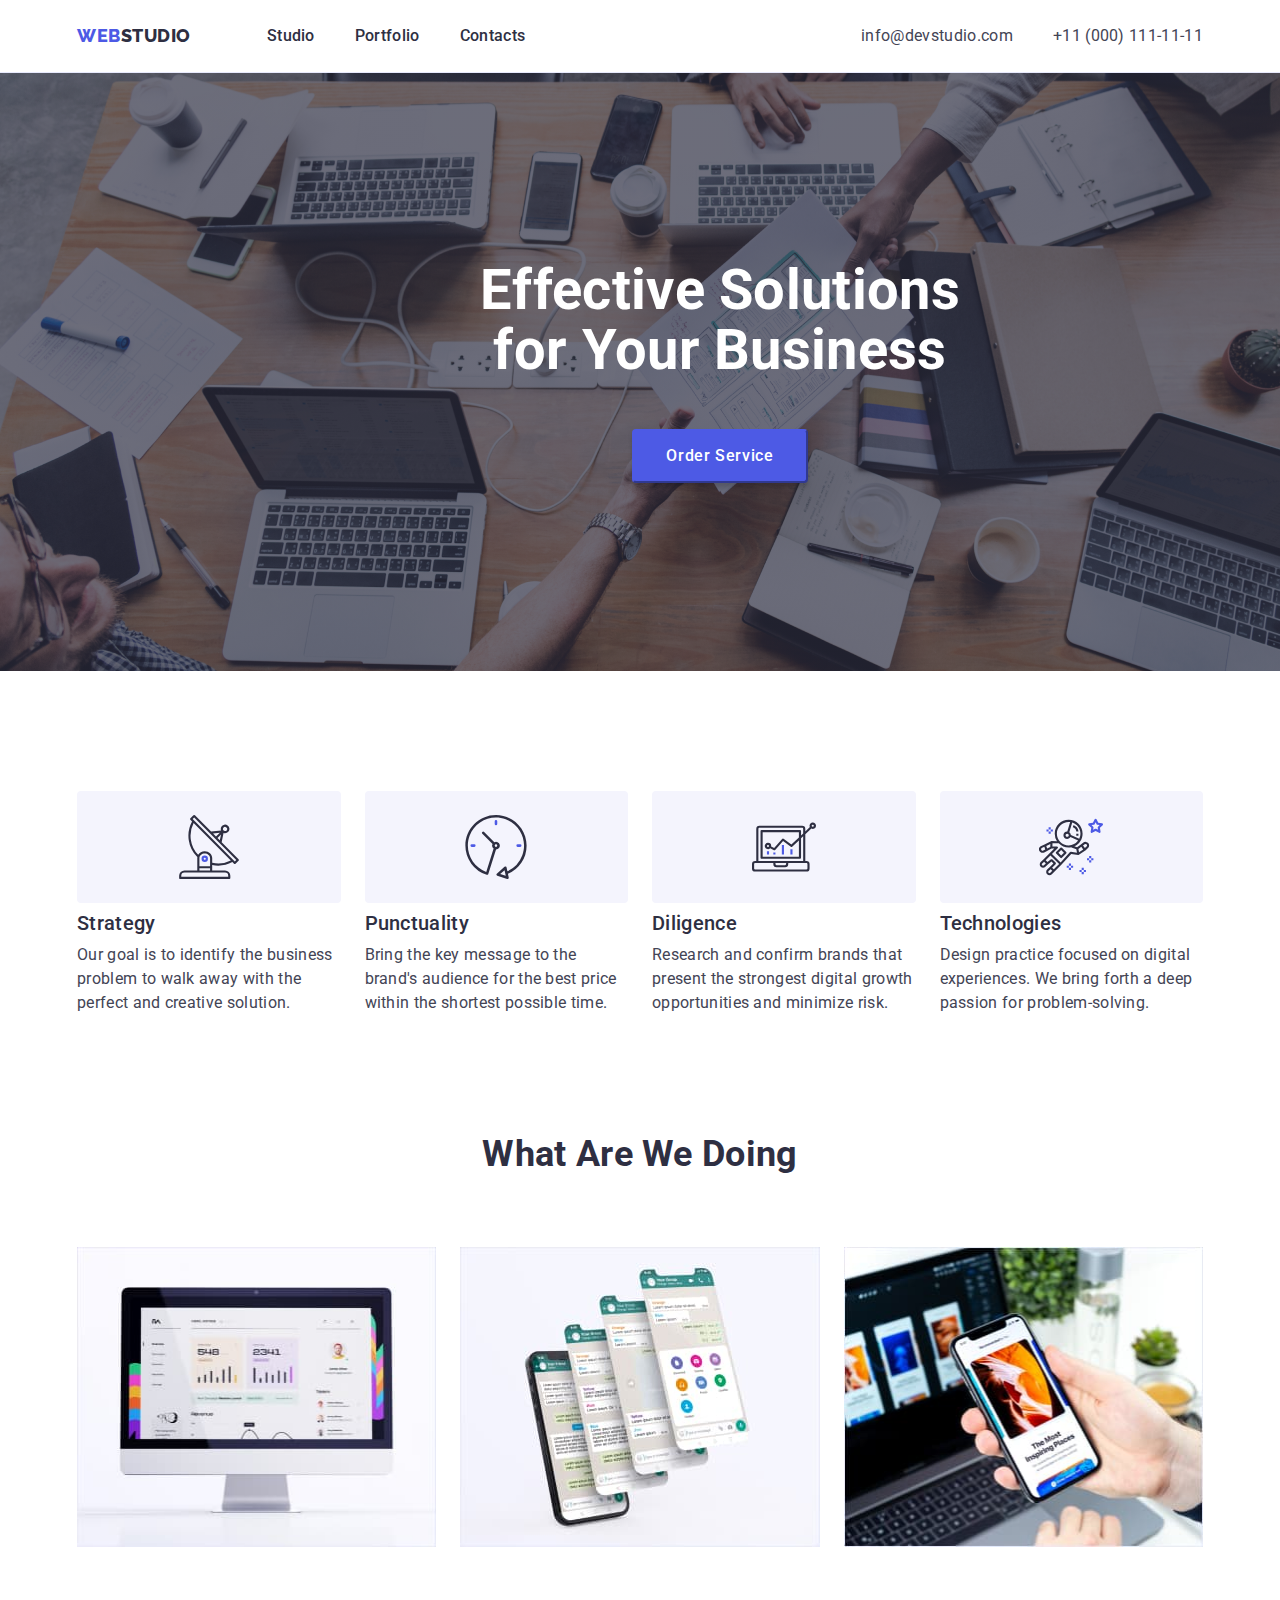
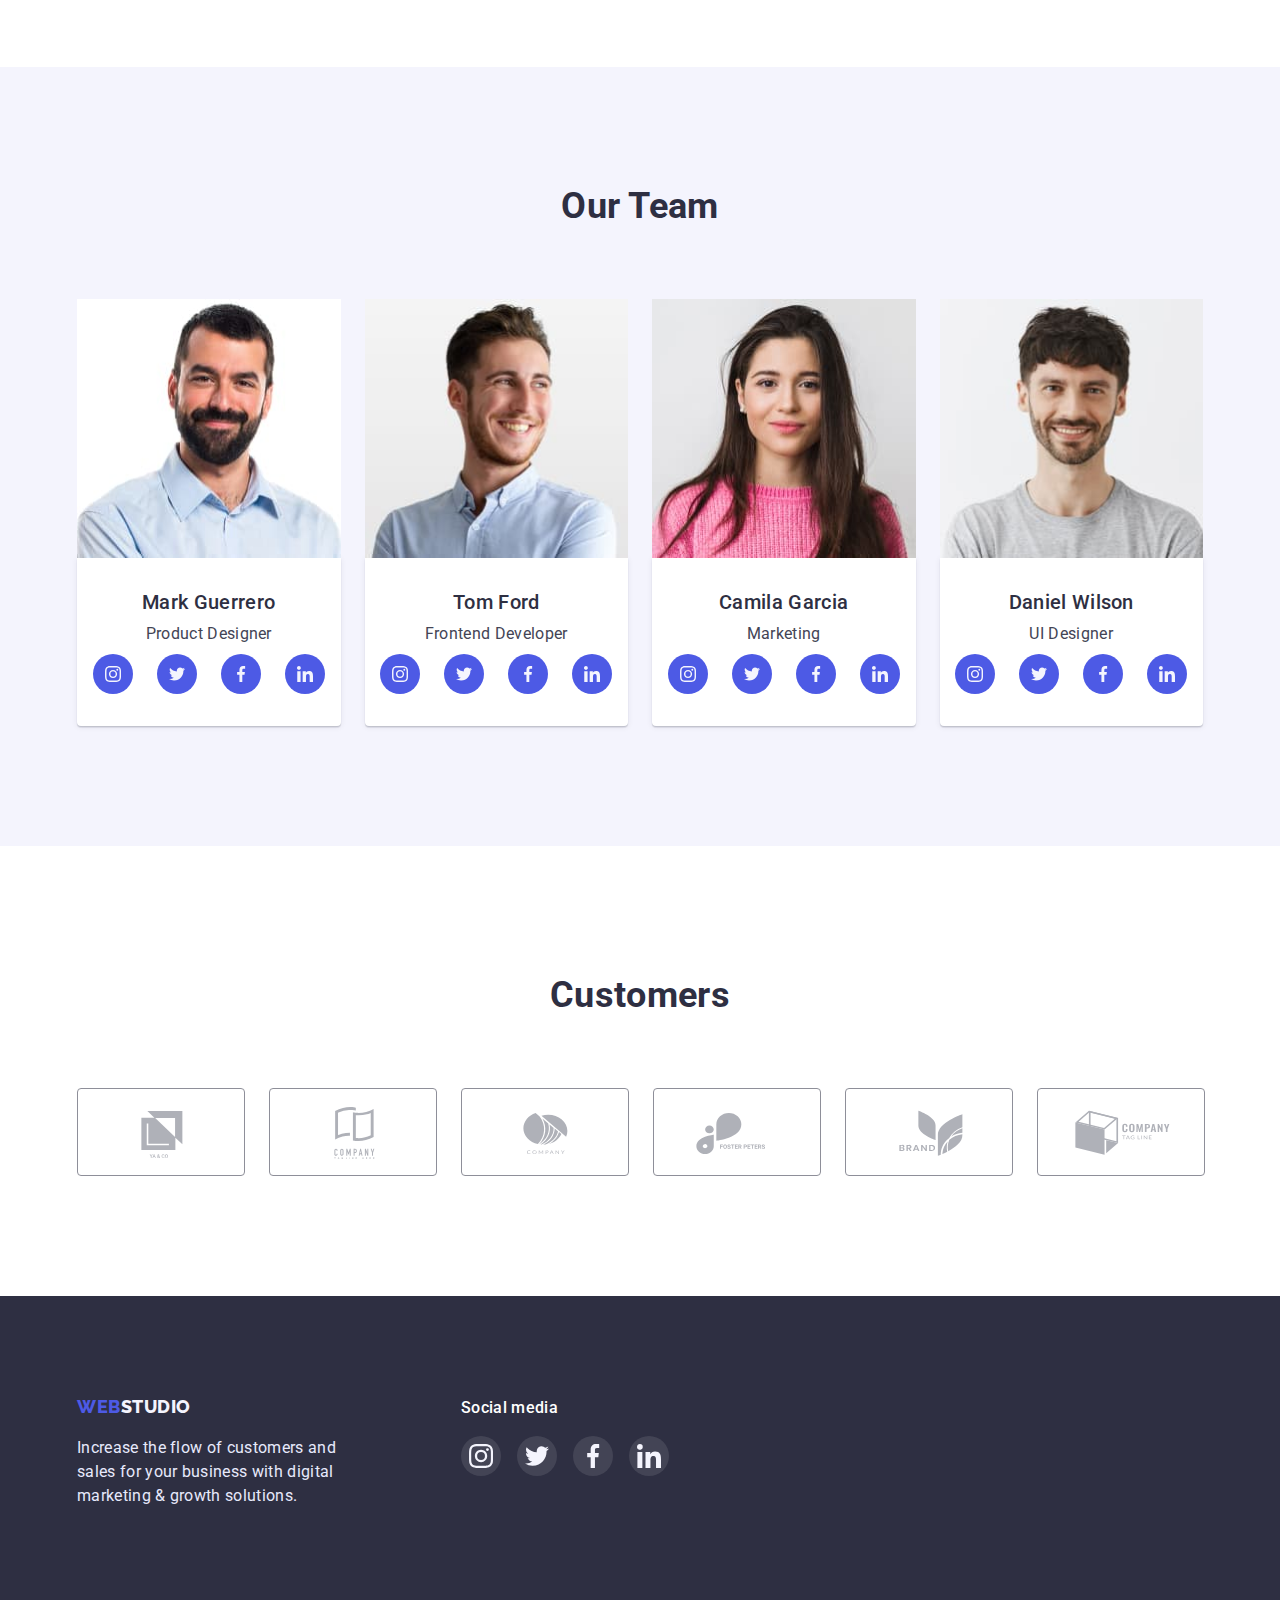
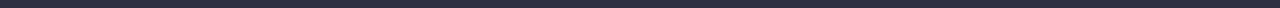
<file: index.html>
<!DOCTYPE html>
<html lang="en">
  <head>
    <meta charset="UTF-8" />
    <meta http-equiv="X-UA-Compatible" content="IE=edge" />
    <meta name="viewport" content="width=device-width, initial-scale=1.0" />
    <link rel="preconnect" href="https://fonts.googleapis.com" />
    <link rel="preconnect" href="https://fonts.gstatic.com" crossorigin />
    <link
      rel="stylesheet"
      href="https://cdn.jsdelivr.net/npm/modern-normalize@1.1.0/modern-normalize.min.css"
    />
    <link
      href="https://fonts.googleapis.com/css2?family=Raleway:wght@800&family=Roboto:wght@400;500;700;900&display=swap"
      rel="stylesheet"
    />
    <link rel="stylesheet" href="./css/styles.css" />
    <title>Studio</title>
  </head>
  <body>
    <header class="header">
      <div class="container page-header-container">
        <nav class="nav">
          <a class="logo link" href="./index.html"><span>Web</span>Studio</a>
          <ul class="list">
            <li class="menu-item">
              <a class="menu-link link" href="./index.html">Studio</a>
            </li>
            <li class="menu-item">
              <a class="menu-link link" href="./portfolio.html">Portfolio</a>
            </li>
            <li class="menu-item">
              <a class="menu-link link" href="">Contacts</a>
            </li>
          </ul>
        </nav>
        <address class="adress">
          <ul class="list list-adress">
            <li class="contact-list">
              <a class="adress-contact link" href="mailto:info@devstudio.com"
                >info@devstudio.com</a
              >
            </li>
            <li class="contact-list">
              <a class="adress-contact link" href="tel:+110001111111"
                >+11 (000) 111-11-11</a
              >
            </li>
          </ul>
        </address>
      </div>
    </header>
    <main>
      <section class="section section-hero">
        <div class="container">
          <h1 class="main-title">Effective Solutions for Your Business</h1>
          <button class="hero-modal-btn" type="button">Order Service</button>
        </div>
      </section>
      <section class="section section-feature">
        <div class="container">
          <h2 class="header-none">feature</h2>
          <ul class="feature list">
            <li class="feature-list">
              <div class="feature-icon">
                <svg width="64" height="64">
                  <use href="./images/icons.svg#icon-antenna"></use>
                </svg>
              </div>
              <h3 class="subtitle">Strategy</h3>
              <p class="text-description">
                Our goal is to identify the business problem to walk away with
                the perfect and creative solution.
              </p>
            </li>

            <li class="feature-list">
              <div class="feature-icon">
                <svg width="64" height="64">
                  <use href="./images/icons.svg#icon-clock"></use>
                </svg>
              </div>
              <h3 class="subtitle">Punctuality</h3>
              <p class="text-description">
                Bring the key message to the brand's audience for the best price
                within the shortest possible time.
              </p>
            </li>
            <li class="feature-list">
              <div class="feature-icon">
                <svg width="64" height="64">
                  <use href="./images/icons.svg#icon-diagram"></use>
                </svg>
              </div>
              <h3 class="subtitle">Diligence</h3>
              <p class="text-description">
                Research and confirm brands that present the strongest digital
                growth opportunities and minimize risk.
              </p>
            </li>
            <li class="feature-list">
              <div class="feature-icon">
                <svg width="64" height="64">
                  <use href="./images/icons.svg#icon-astronaut"></use>
                </svg>
              </div>
              <h3 class="subtitle">Technologies</h3>
              <p class="text-description">
                Design practice focused on digital experiences. We bring forth a
                deep passion for problem-solving.
              </p>
            </li>
          </ul>
        </div>
      </section>
      <section class="section">
        <div class="container">
          <h2 class="suptitle">What are we doing</h2>
          <ul class="what-are-we-doing-list list">
            <li class="what-are-we-doing-list-img">
              <h3 class="header-none">Desktop app</h3>
              <img
                src="./images/what_are_we_doing/monoblock.jpg"
                alt="monoblock"
              />
            </li>
            <li class="what-are-we-doing-list-img">
              <h3 class="header-none">Mobile app</h3>
              <img src="./images/what_are_we_doing/phone.jpg" alt="phone" />
            </li>
            <li class="what-are-we-doing-list-img">
              <h3 class="header-none">Inspire</h3>
              <img src="./images/what_are_we_doing/inspire.jpg" alt="inspire" />
            </li>
          </ul>
        </div>
      </section>
      <section class="section-our-team section">
        <div class="container">
          <h2 class="suptitle">Our Team</h2>
          <ul class="team-list list">
            <li class="team-list-card">
              <img
                class="card-photo"
                src="./images/our_team/mark_guerrero.jpg"
                alt="photo_mark_guerrero"
                width="264"
                height="260"
              />
              <div class="card-suptitle">
                <h3 class="card-suptitle-name">Mark Guerrero</h3>
                <p class="card-job-title">Product Designer</p>
                <ul class="social-list list">
                  <li>
                    <a class="social-list-link" href="">
                      <svg class="social-list-icon" width="16" height="16">
                        <use href="./images/icons.svg#instagram"></use>
                      </svg>
                    </a>
                  </li>
                  <li>
                    <a class="social-list-link" href="">
                      <svg class="social-list-icon" width="16" height="16">
                        <use href="./images/icons.svg#twitter"></use>
                      </svg>
                    </a>
                  </li>
                  <li>
                    <a class="social-list-link" href="">
                      <svg class="social-list-icon" width="16" height="16">
                        <use href="./images/icons.svg#facebook"></use>
                      </svg>
                    </a>
                  </li>
                  <li>
                    <a class="social-list-link" href="">
                      <svg class="social-list-icon" width="16" height="16">
                        <use href="./images/icons.svg#linkedin"></use>
                      </svg>
                    </a>
                  </li>
                </ul>
              </div>
            </li>
            <li class="team-list-card">
              <img
                class="card-photo"
                src="./images/our_team/tom_ford.jpg"
                alt="photo_tom_ford.jpg"
                width="264"
                height="260"
              />
              <div class="card-suptitle">
                <h3 class="card-suptitle-name">Tom Ford</h3>
                <p class="card-job-title">Frontend Developer</p>
                <ul class="social-list list">
                  <li>
                    <a class="social-list-link" href="">
                      <svg class="social-list-icon" width="16" height="16">
                        <use href="./images/icons.svg#instagram"></use>
                      </svg>
                    </a>
                  </li>
                  <li>
                    <a class="social-list-link" href="">
                      <svg class="social-list-icon" width="16" height="16">
                        <use href="./images/icons.svg#twitter"></use>
                      </svg>
                    </a>
                  </li>
                  <li>
                    <a class="social-list-link" href="">
                      <svg class="social-list-icon" width="16" height="16">
                        <use href="./images/icons.svg#facebook"></use>
                      </svg>
                    </a>
                  </li>
                  <li>
                    <a class="social-list-link" href="">
                      <svg class="social-list-icon" width="16" height="16">
                        <use href="./images/icons.svg#linkedin"></use>
                      </svg>
                    </a>
                  </li>
                </ul>
              </div>
            </li>
            <li class="team-list-card">
              <img
                class="card-photo"
                src="./images/our_team/camila_garcia.jpg"
                alt="photo_camila_garcia"
                width="264"
                height="260"
              />
              <div class="card-suptitle">
                <h3 class="card-suptitle-name">Camila Garcia</h3>
                <p class="card-job-title">Marketing</p>
                <ul class="social-list list">
                  <li>
                    <a class="social-list-link" href="">
                      <svg class="social-list-icon" width="16" height="16">
                        <use href="./images/icons.svg#instagram"></use>
                      </svg>
                    </a>
                  </li>
                  <li>
                    <a class="social-list-link" href="">
                      <svg class="social-list-icon" width="16" height="16">
                        <use href="./images/icons.svg#twitter"></use>
                      </svg>
                    </a>
                  </li>
                  <li>
                    <a class="social-list-link" href="">
                      <svg class="social-list-icon" width="16" height="16">
                        <use href="./images/icons.svg#facebook"></use>
                      </svg>
                    </a>
                  </li>
                  <li>
                    <a class="social-list-link" href="">
                      <svg class="social-list-icon" width="16" height="16">
                        <use href="./images/icons.svg#linkedin"></use>
                      </svg>
                    </a>
                  </li>
                </ul>
              </div>
            </li>
            <li class="team-list-card">
              <img
                class="card-photo"
                src="./images/our_team/daniel_wilson.jpg"
                alt="photo_daniel_wilson"
                width="264"
                height="260"
              />
              <div class="card-suptitle">
                <h3 class="card-suptitle-name">Daniel Wilson</h3>
                <p class="card-job-title">UI Designer</p>
                <ul class="social-list list">
                  <li>
                    <a class="social-list-link" href="">
                      <svg class="social-list-icon" width="16" height="16">
                        <use href="./images/icons.svg#instagram"></use>
                      </svg>
                    </a>
                  </li>
                  <li>
                    <a class="social-list-link" href="">
                      <svg class="social-list-icon" width="16" height="16">
                        <use href="./images/icons.svg#twitter"></use>
                      </svg>
                    </a>
                  </li>
                  <li>
                    <a class="social-list-link" href="">
                      <svg class="social-list-icon" width="16" height="16">
                        <use href="./images/icons.svg#facebook"></use>
                      </svg>
                    </a>
                  </li>
                  <li>
                    <a class="social-list-link" href="">
                      <svg class="social-list-icon" width="16" height="16">
                        <use href="./images/icons.svg#linkedin"></use>
                      </svg>
                    </a>
                  </li>
                </ul>
              </div>
            </li>
          </ul>
        </div>
      </section>
      <section class="section section-customers">
        <div class="container">
          <h2 class="suptitle">Customers</h2>
          <ul class="customers-list list">
            <li class="client">
              <a class="client-link" href="">
                <svg class="client-icon" width="104" height="56">
                  <use href="./images/icons.svg#ya-co"></use>
                </svg>
              </a>
            </li>
            <li class="client">
              <a class="client-link" href="">
                <svg class="client-icon" width="104" height="56">
                  <use href="./images/icons.svg#company-tag-line-here"></use>
                </svg>
              </a>
            </li>
            <li class="client">
              <a class="client-link" href="">
                <svg class="client-icon" width="104" height="56">
                  <use href="./images/icons.svg#company"></use>
                </svg>
              </a>
            </li>
            <li class="client">
              <a class="client-link" href="">
                <svg class="client-icon" width="104" height="56">
                  <use href="./images/icons.svg#foster-peters"></use>
                </svg>
              </a>
            </li>
            <li class="client">
              <a class="client-link" href="">
                <svg class="client-icon" width="104" height="56">
                  <use href="./images/icons.svg#brand"></use>
                </svg>
              </a>
            </li>
            <li class="client">
              <a class="client-link" href="">
                <svg class="client-icon" width="104" height="56">
                  <use href="./images/icons.svg#company-tag-line"></use>
                </svg>
              </a>
            </li>
          </ul>
        </div>
      </section>
    </main>
    <footer class="footer">
      <div class="footer-container container">
        <div class="footer-text">
          <a class="footer-logo logo link" href="./index.html"
            ><span>Web</span>Studio</a
          >
          <p class="footer-description">
            Increase the flow of customers and sales for your business with
            digital marketing & growth solutions.
          </p>
        </div>
        <div class="footer-social-media">
          <p class="footer-social-media-text">Social media</p>
          <ul class="footer-social-list list">
            <li>
              <a class="footer-social-list-link social-list-link" href="">
                <svg class="social-list-icon" width="24" height="24">
                  <use href="./images/icons.svg#instagram"></use>
                </svg>
              </a>
            </li>
            <li>
              <a class="footer-social-list-link social-list-link" href="">
                <svg class="social-list-icon" width="24" height="24">
                  <use href="./images/icons.svg#twitter"></use>
                </svg>
              </a>
            </li>
            <li>
              <a class="footer-social-list-link social-list-link" href="">
                <svg class="social-list-icon" width="24" height="24">
                  <use href="./images/icons.svg#facebook"></use>
                </svg>
              </a>
            </li>
            <li>
              <a class="footer-social-list-link social-list-link" href="">
                <svg class="social-list-icon" width="24" height="24">
                  <use href="./images/icons.svg#linkedin"></use>
                </svg>
              </a>
            </li>
          </ul>
        </div>
      </div>
    </footer>
  </body>
</html>
</file>
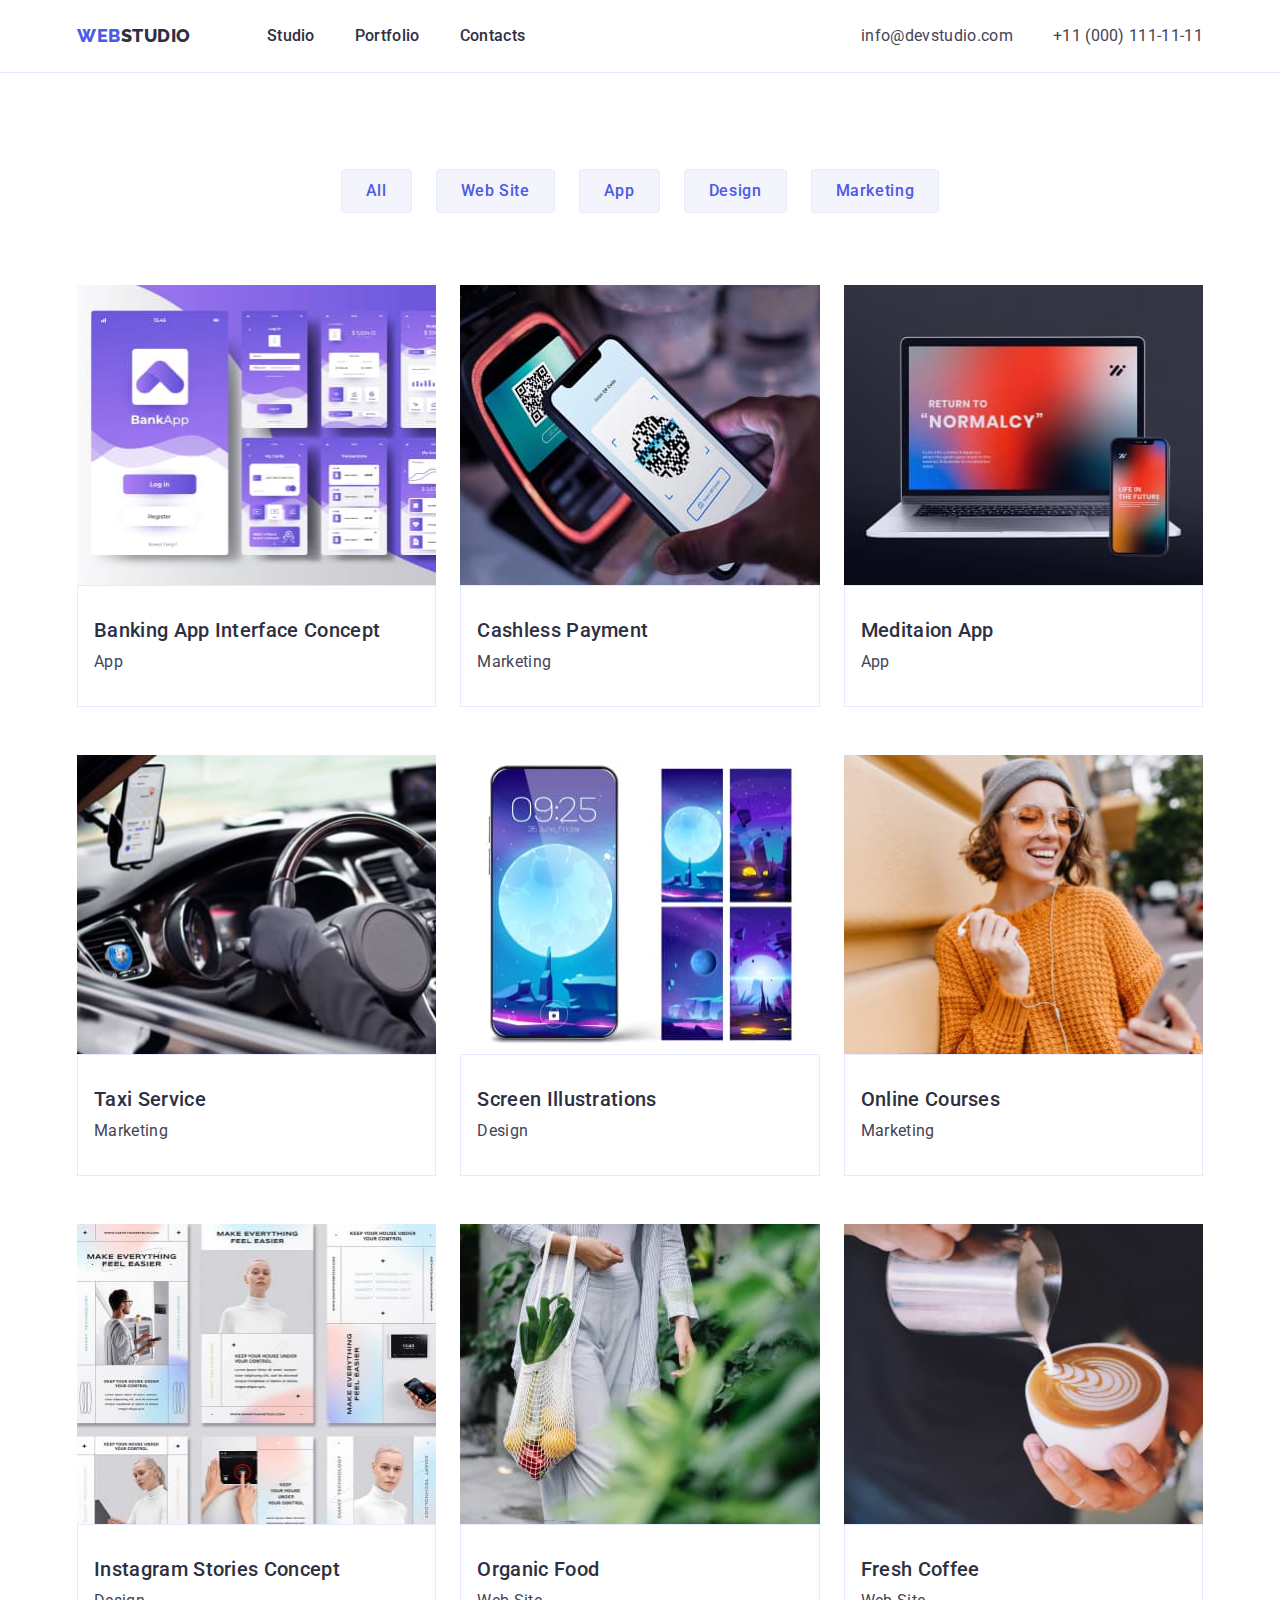
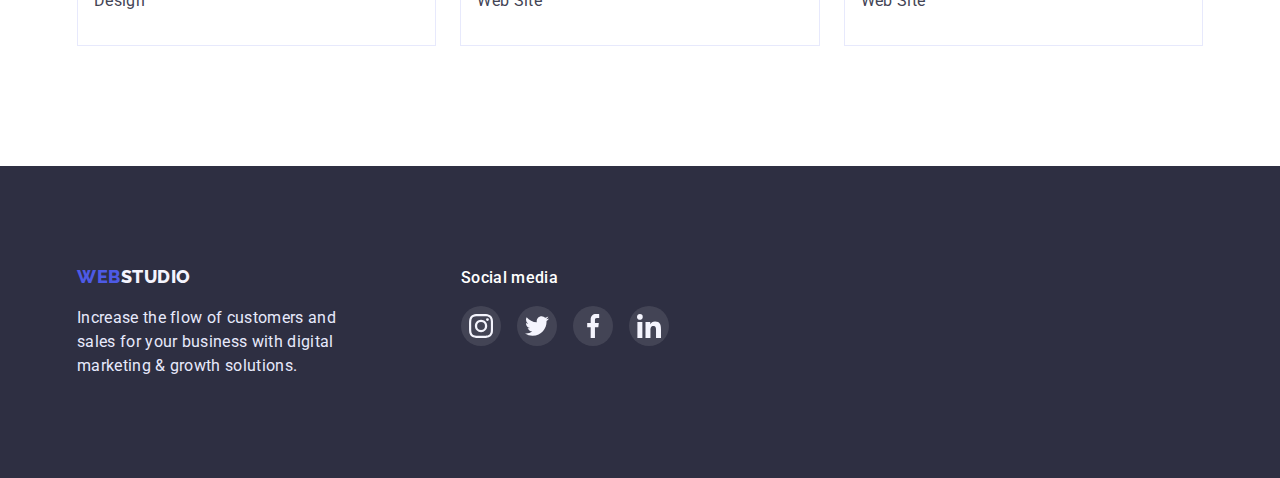
<file: portfolio.html>
<!DOCTYPE html>
<html lang="en">
  <head>
    <meta charset="UTF-8" />
    <meta http-equiv="X-UA-Compatible" content="IE=edge" />
    <meta name="viewport" content="width=device-width, initial-scale=1.0" />
    <link rel="preconnect" href="https://fonts.googleapis.com" />
    <link rel="preconnect" href="https://fonts.gstatic.com" crossorigin />
    <link
      rel="stylesheet"
      href="https://cdn.jsdelivr.net/npm/modern-normalize@1.1.0/modern-normalize.min.css"
    />
    <link
      href="https://fonts.googleapis.com/css2?family=Raleway:wght@800&family=Roboto:wght@400;500;700;900&display=swap"
      rel="stylesheet"
    />
    <link rel="stylesheet" href="./css/styles.css" />
    <title>Portfolio</title>
  </head>
  <body>
    <header class="header">
      <div class="container page-header-container">
        <nav class="nav">
          <a class="logo link" href="./index.html"><span>Web</span>Studio</a>
          <ul class="list">
            <li class="menu-item">
              <a class="menu-link link" href="./index.html">Studio</a>
            </li>
            <li class="menu-item">
              <a class="menu-link link" href="./portfolio.html">Portfolio</a>
            </li>
            <li class="menu-item">
              <a class="menu-link link" href="">Contacts</a>
            </li>
          </ul>
        </nav>
        <address class="adress">
          <ul class="list list-adress">
            <li class="contact-list">
              <a class="adress-contact link" href="mailto:info@devstudio.com"
                >info@devstudio.com</a
              >
            </li>
            <li class="contact-list">
              <a class="adress-contact link" href="tel:+110001111111"
                >+11 (000) 111-11-11</a
              >
            </li>
          </ul>
        </address>
      </div>
    </header>
    <main>
      <section class="section section-projects">
        <div class="container">
          <h1 class="header-none">projects</h1>
          <ul class="filter-list list">
            <li class="filter-list-btn">
              <button class="filter-btn" type="button">All</button>
            </li>
            <li class="filter-list-btn">
              <button class="filter-btn" type="button">Web Site</button>
            </li>
            <li class="filter-list-btn">
              <button class="filter-btn" type="button">App</button>
            </li>
            <li class="filter-list-btn">
              <button class="filter-btn" type="button">Design</button>
            </li>
            <li class="filter-list-btn">
              <button class="filter-btn" type="button">Marketing</button>
            </li>
          </ul>
          <ul class="project-card-list list">
            <li class="project-card">
              <a class="project-link link" href="">
                <img
                  class="project-img"
                  src="./images/portfolio/banking-app.jpg"
                  alt="banking-app"
                  width="360"
                  height="300"
                />
                <div class="project-subtitle">
                  <h2 class="subtitle">Banking App Interface Concept</h2>
                  <p class="text-description">App</p>
                </div>
              </a>
            </li>
            <li class="project-card">
              <a class="project-link link" href="">
                <img
                  src="./images/portfolio/cashless-payment.jpg"
                  alt="cashless-payment"
                  width="360"
                  height="300"
                />
                <div class="project-subtitle">
                  <h2 class="subtitle">Cashless Payment</h2>
                  <p class="text-description">Marketing</p>
                </div>
              </a>
            </li>
            <li class="project-card">
              <a class="project-link link" href="">
                <img
                  src="./images/portfolio/meditaion-app.jpg"
                  alt="meditaion-app"
                  width="360"
                  height="300"
                />
                <div class="project-subtitle">
                  <h2 class="subtitle">Meditaion App</h2>
                  <p class="text-description">App</p>
                </div>
              </a>
            </li>
            <li class="project-card">
              <a class="project-link link" href="">
                <img
                  src="./images/portfolio/taxi-service.jpg"
                  alt="taxi-service"
                  width="360"
                  height="300"
                />
                <div class="project-subtitle">
                  <h2 class="subtitle">Taxi Service</h2>
                  <p class="text-description">Marketing</p>
                </div>
              </a>
            </li>
            <li class="project-card">
              <a class="project-link link" href="">
                <img
                  src="./images/portfolio/screen-illustrations.jpg"
                  alt="screen-illustrations"
                  width="360"
                  height="300"
                />
                <div class="project-subtitle">
                  <h2 class="subtitle">Screen Illustrations</h2>
                  <p class="text-description">Design</p>
                </div>
              </a>
            </li>
            <li class="project-card">
              <a class="project-link link" href="">
                <img
                  src="./images/portfolio/online-courses.jpg"
                  alt="online-courses"
                  width="360"
                  height="300"
                />
                <div class="project-subtitle">
                  <h2 class="subtitle">Online Courses</h2>
                  <p class="text-description">Marketing</p>
                </div>
              </a>
            </li>
            <li class="project-card">
              <a class="project-link link" href="">
                <img
                  src="./images/portfolio/instagram-design.jpg"
                  alt="instagram-design"
                  width="360"
                  height="300"
                />
                <div class="project-subtitle">
                  <h2 class="subtitle">Instagram Stories Concept</h2>
                  <p class="text-description">Design</p>
                </div>
              </a>
            </li>
            <li class="project-card">
              <a class="project-link link" href="">
                <img
                  src="./images/portfolio/organic-food.jpg"
                  alt="organic-food"
                  width="360"
                  height="300"
                />
                <div class="project-subtitle">
                  <h2 class="subtitle">Organic Food</h2>
                  <p class="text-description">Web Site</p>
                </div>
              </a>
            </li>
            <li class="project-card">
              <a class="project-link link" href="">
                <img
                  src="./images/portfolio/coffee.jpg"
                  alt="coffee"
                  width="360"
                  height="300"
                />
                <div class="project-subtitle">
                  <h2 class="subtitle">Fresh Coffee</h2>
                  <p class="text-description">Web Site</p>
                </div>
              </a>
            </li>
          </ul>
        </div>
      </section>
    </main>
    <footer class="footer">
      <div class="footer-container container">
        <div class="footer-text">
          <a class="footer-logo logo link" href="./index.html"
            ><span>Web</span>Studio</a
          >
          <p class="footer-description">
            Increase the flow of customers and sales for your business with
            digital marketing & growth solutions.
          </p>
        </div>
        <div class="footer-social-media">
          <p class="footer-social-media-text">Social media</p>
          <ul class="footer-social-list list">
            <li>
              <a class="footer-social-list-link social-list-link" href="">
                <svg class="social-list-icon" width="24" height="24">
                  <use href="./images/icons.svg#instagram"></use>
                </svg>
              </a>
            </li>
            <li>
              <a class="footer-social-list-link social-list-link" href="">
                <svg class="social-list-icon" width="24" height="24">
                  <use href="./images/icons.svg#twitter"></use>
                </svg>
              </a>
            </li>
            <li>
              <a class="footer-social-list-link social-list-link" href="">
                <svg class="social-list-icon" width="24" height="24">
                  <use href="./images/icons.svg#facebook"></use>
                </svg>
              </a>
            </li>
            <li>
              <a class="footer-social-list-link social-list-link" href="">
                <svg class="social-list-icon" width="24" height="24">
                  <use href="./images/icons.svg#linkedin"></use>
                </svg>
              </a>
            </li>
          </ul>
        </div>
      </div>
    </footer>
  </body>
</html>
</file>
<file: css/styles.css>
:root {
  --primary-accent-color: #404bbf;
  --secondary-accent-color: #ffffff;
  --primary-background-color: #2e2f42;
  --secondary-background-color: #f4f4fd;
  --other-background-color: #ffffff;
  --primary-text-color: #2e2f42;
  --secondary-text-color: #434455;
  --other-text-color: #e7e9fc;
  --hero-text-color: #ffffff;
  --border-color: #e7e9fc;
  --button-color: #4d5ae5;
  --button-color-text: #4d5ae5;
  --other-button-color-text: #ffffff;
  --footer-primary-logo-color: #f4f4fd;
  --footer-secondary-logo-color: #4d5ae5;
  --header-primary-logo-color: #2e2f42;
  --header-secondary-logo-color: #4d5ae5;
  --icon-accent-background-color: #404bbf;
  --icon-background-color: #4d5ae5;
  --icon-company-background-color: #afb1b8;
  --icon-accent-company-background-color: #404bbf;
  --icon-border-color: #8e8f99;
  --icon-color: #f4f4fd;
  --footer-text-color: #ffffff;
  --footer-social-list-link-color: rgba(255, 255, 255, 0.1);
  --footer-accent-social-list-link-color: #31d0aa;
}

/* ========СБРОС=СТИЛЕЙ======== */

h1,
h2,
h3,
h4,
p {
  margin-top: 0;
  margin-bottom: 0;
}

ul {
  margin-top: 0;
  margin-bottom: 0;
  padding-left: 0;
}

img {
  display: block;
  width: 100%;
  height: auto;
}

button {
  cursor: pointer;
}

/* =======СБРОС=СТИЛЕЙ=END======= */

.list {
  /* убирает точки для списков */
  list-style: none;
  display: flex;
  /* надо ли align-items: center???? */
  align-items: center;
}

.link {
  /* убирает подчеркивание ссылок */
  text-decoration: none;
}

.link:hover,
.link:focus {
  text-decoration: none;
}

.header-none {
  /* скрывает заголовки */
  position: fixed;
  transform: scale(0);
}

body {
  /* общий стиль */
  font-family: 'Roboto', sans-serif;
  font-size: 16px;
  line-height: 1.5;
  letter-spacing: 0.02em;
  color: var(--primary-text-color);
}

.container {
  width: 1158px;
  margin-left: auto;
  margin-right: auto;
  padding-left: 16px;
  padding-right: 16px;
}

/* ==========HEADER========== */
.header {
  background: var(--other-background-color);
  border-bottom: 1px solid var(--border-color);
}

.page-header-container {
  display: flex;
  /* надо ли align-items: center???? */
  align-items: center;
  justify-content: space-between;
  /* или же можно использовать margin-left: auto; */
  padding-top: 24px;
  padding-bottom: 24px;
}

.nav {
  display: flex;
  /* надо ли align-items: center???? */
  align-items: center;
}

.logo {
  font-family: 'Raleway', sans-serif;
  font-weight: 800;
  font-size: 18px;
  line-height: 1.33;
  letter-spacing: 0.03em;
  text-transform: uppercase;
  color: var(--header-primary-logo-color);
  margin-right: 76px;
}

.logo > span {
  color: var(--header-secondary-logo-color);
}

.menu-item:not(:last-child) {
  margin-right: 40px;
}

.menu-link {
  font-weight: 500;
  color: inherit;
}

.menu-link:hover,
.menu-link:focus {
  color: var(--primary-accent-color);
}

.adress {
  font-style: normal;
}

.list-adress {
  display: flex;
}

.adress-contact {
  color: var(--secondary-text-color);
}

.adress-contact:hover,
.adress-contact:focus {
  color: var(--primary-accent-color);
}

.contact-list:not(:first-child) {
  margin-left: 40px;
  margin-right: 0;
}

/* ==========HEADER=END========== */

/* ==========MAIN========== */

.section {
  padding-top: 120px;
  padding-bottom: 120px;
}

.section-hero {
  /* для скции hero */
  padding-top: 188px;
  padding-bottom: 188px;
  background: linear-gradient(rgba(46, 47, 66, 0.7), rgba(46, 47, 66, 0.7)),
    url(../images/background/people-office.jpg);
  width: 1440px;
  margin-left: auto;
  margin-right: auto;
  background-position: center;
  background-repeat: no-repeat;
  background-size: cover;
}

.section-feature {
  padding-bottom: 0;
}

.main-title {
  /* заголовок h1 */
  font-size: 56px;
  line-height: 1.07;
  text-align: center;
  color: var(--hero-text-color);
  width: 496px;
  margin-bottom: 48px;
  margin-left: auto;
  margin-right: auto;
}

.hero-modal-btn {
  display: block;
  padding: 16px 32px;
  margin-right: auto;
  margin-left: auto;
  background: var(--button-color);
  box-shadow: 0px 4px 4px rgba(0, 0, 0, 0.15);
  border-radius: 4px;
  border-color: var(--button-color);
  /* после этого описываем текст внутри кнопки */
  font-family: inherit;
  font-weight: 500;
  letter-spacing: 0.04em;
  color: var(--other-button-color-text);
}

.hero-modal-btn:hover,
.hero-modal-btn:focus {
  background: var(--primary-accent-color);
  border-color: var(--primary-accent-color);
  box-shadow: 0px 4px 4px rgba(0, 0, 0, 0.15);
}

.feature {
  align-items: baseline;
  gap: 24px;
}

.feature-list {
  width: 264px;
}

.feature-icon {
  display: flex;
  height: 112px;
  justify-content: center;
  align-items: center;
  background: #f4f4fd;
  border-radius: 4px;
  margin-bottom: 8px;
}

.subtitle {
  font-weight: 500;
  font-size: 20px;
  line-height: 1.2;
  color: var(--primary-text-color);
  margin-bottom: 8px;
}

.text-description {
  color: var(--secondary-text-color);
}

.suptitle {
  font-size: 36px;
  line-height: 1.11;
  text-align: center;
  text-transform: capitalize;
  margin-bottom: 72px;
}

.what-are-we-doing-list {
  gap: 24px;
}

.what-are-we-doing-list-img {
  flex-basis: calc((100% - 48px) / 3);
}

.section-our-team {
  background-color: var(--secondary-background-color);
}

.team-list {
  align-items: baseline;
  gap: 24px;
}

.team-list-card {
  flex-basis: calc((100% - 72px) / 4);
}

.card-suptitle {
  word-break: break-all;
  padding-top: 32px;
  padding-bottom: 32px;
  background: var(--other-background-color);
  box-shadow: 0px 1px 6px rgba(46, 47, 66, 0.08),
    0px 1px 1px rgba(46, 47, 66, 0.16), 0px 2px 1px rgba(46, 47, 66, 0.08);
  border-radius: 0px 0px 4px 4px;
}

.card-suptitle-name {
  font-weight: 500;
  font-size: 20px;
  line-height: 1.2;
  text-align: center;
  margin-bottom: 8px;
}

.card-job-title {
  text-align: center;
  color: var(--secondary-text-color);
  margin-bottom: 8px;
}

.social-list {
  justify-content: center;
  gap: 24px;
}

.social-list-link {
  display: flex;
  justify-content: center;
  align-items: center;
  width: 40px;
  height: 40px;
  border-radius: 50%;
  background-color: var(--icon-background-color);
}

.social-list-link:hover,
.social-list-link:focus {
  background-color: var(--icon-accent-background-color);
}

.social-list-icon {
  fill: var(--icon-color);
}

.section-customers {
  padding-top: 130px;
}

.customers-list {
  gap: 24px;
}

.client-link {
  display: flex;
  justify-content: center;
  align-items: center;
  width: 168px;
  height: 88px;
  border: 1px solid var(--icon-border-color);
  border-radius: 4px;
  fill: var(--icon-company-background-color);
}

.client-icon {
}

.client-link:hover,
.client-link:focus {
  border-color: var(--icon-accent-company-background-color);
}

.client-link:hover .client-icon,
.client-link:focus .client-icon {
  /* це треба, щоб змінювати колір іконок при наведенні на посилання */
  fill: var(--icon-accent-company-background-color);
}

.client {
  flex-basis: calc((100% - 120px) / 6);
}

.section-projects {
  padding-top: 96px;
}

.filter-list {
  justify-content: center;
  gap: 24px;
}

.filter-list-btn {
  display: inline;
}

.filter-btn {
  padding: 12px 24px;
  background-color: var(--secondary-background-color);
  border: 1px solid;
  border-color: var(--border-color);
  border-radius: 4px;
  /* после этого описываем текст внутри кнопки */
  font-family: inherit;
  font-style: normal;
  font-weight: 500;
  text-align: center;
  letter-spacing: 0.04em;
  color: var(--button-color-text);
}

.filter-btn:hover,
.filter-btn:focus {
  background-color: var(--primary-accent-color);
  border-color: var(--primary-accent-color);
  box-shadow: 0px 3px 1px rgba(0, 0, 0, 0.1), 0px 2px 1px rgba(0, 0, 0, 0.08),
    0px 2px 2px rgba(0, 0, 0, 0.12);
  /* после этого описываем текст внутри кнопки */
  color: var(--secondary-accent-color);
}

.project-card-list {
  align-items: flex-start;
  flex-wrap: wrap;
  margin-top: 72px;
  column-gap: 24px;
  row-gap: 48px;
}

.project-card {
  flex-basis: calc((100% - 48px) / 3);
}

.project-link {
  display: block;
}

.project-link:hover,
.project-link:focus {
  box-shadow: 0px 1px 6px rgba(46, 47, 66, 0.08),
    0px 1px 1px rgba(46, 47, 66, 0.16), 0px 2px 1px rgba(46, 47, 66, 0.08);
}

.project-subtitle {
  border: 1px solid var(--border-color);
  padding-top: 32px;
  padding-bottom: 32px;
  padding-left: 16px;
}

/* ==========MAIN=END========== */

/* ==========FOOTER========== */

.footer {
  background: var(--primary-background-color);
  padding-top: 100px;
  padding-bottom: 100px;
}

.footer-container {
  display: flex;
  align-items: baseline;
}

.footer-text {
  width: 264px;
}

.footer-logo {
  font-family: 'Raleway';
  font-style: normal;
  font-weight: 800;
  font-size: 18px;
  line-height: 21px;
  letter-spacing: 0.03em;
  text-transform: uppercase;
  color: var(--footer-primary-logo-color);
}

.footer-logo > span {
  color: var(--footer-secondary-logo-color);
}

.footer-description {
  color: var(--other-text-color);
  margin-top: 16px;
}

.footer-social-media {
  margin-left: 120px;
}

.footer-social-media-text {
  font-weight: 500;
  font-size: 16px;
  line-height: 1.5;
  color: var(--footer-text-color);
  margin-bottom: 16px;
}

.footer-social-list {
  gap: 16px;
}

.footer-social-list-link {
  background-color: var(--footer-social-list-link-color);
}

.footer-social-list-link:hover,
.footer-social-list-link:focus {
  background-color: var(--footer-accent-social-list-link-color);
}

/* ==========FOOTER=END========== */
</file>
